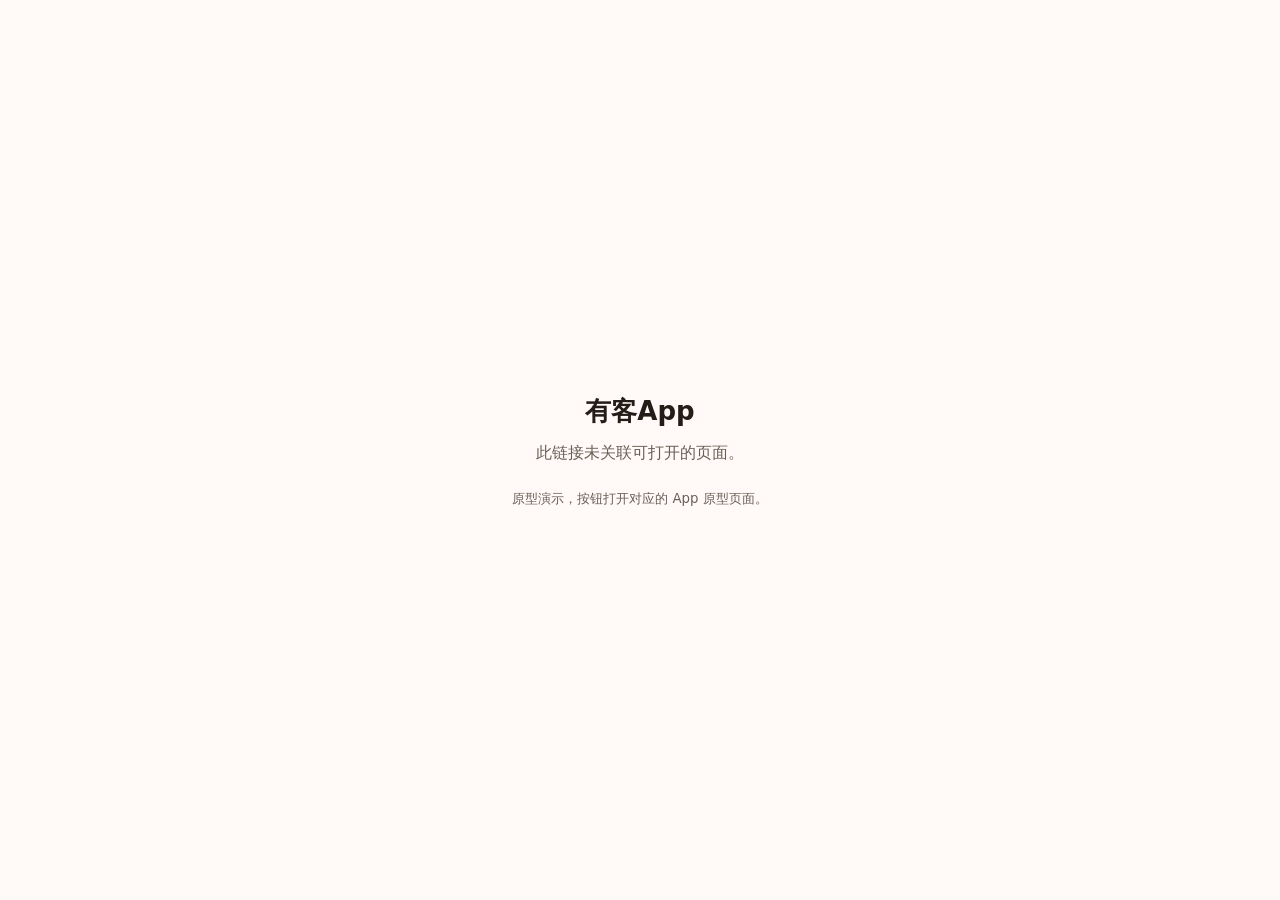
<file: message-notifications/youke-h5.html>
<!doctype html>
<html lang="zh-CN">
<head>
  <meta charset="utf-8">
  <meta name="viewport" content="width=device-width, initial-scale=1">
  <title>打开有客App</title>
  <style>
    * { box-sizing: border-box; }
    body { margin: 0; min-height: 100svh; display: grid; place-items: center; background: #fffaf7; color: #241c17; font: 16px/1.5 system-ui, sans-serif; }
    main { width: min(100%, 420px); padding: 32px 24px; text-align: center; }
    h1 { font-size: 26px; margin: 0; }
    p { color: #695f58; margin: 10px 0 24px; }
    a { display: block; min-height: 48px; padding: 12px 20px; border-radius: 12px; color: #fff; background: #b94216; font-weight: 650; text-decoration: none; }
    a[hidden] { display: none; }
    a:focus-visible { outline: 3px solid #8b2c0e; outline-offset: 3px; }
    small { display: block; margin-top: 14px; color: #695f58; }
  </style>
</head>
<body>
  <main>
    <h1>有客App</h1>
    <p id="target">正在读取目标页面</p>
    <a id="open" hidden>打开有客App</a>
    <small>原型演示，按钮打开对应的 App 原型页面。</small>
  </main>
  <script>
    const pages = new Map([['wallet', '有客币'], ['messageManagement', '消息']]);
    const target = new URLSearchParams(location.search).get('target');
    const name = pages.get(target);
    const description = document.getElementById('target');
    const button = document.getElementById('open');
    if (name) {
      const destination = new URL('https://jzt-ai.github.io/365-youke-message-management-prototype/prototype.html');
      destination.searchParams.set('screen', target);
      description.textContent = '在有客App中查看「' + name + '」';
      button.href = destination.href;
      button.hidden = false;
    } else {
      description.textContent = '此链接未关联可打开的页面。';
    }
  </script>
</body>
</html>
</file>
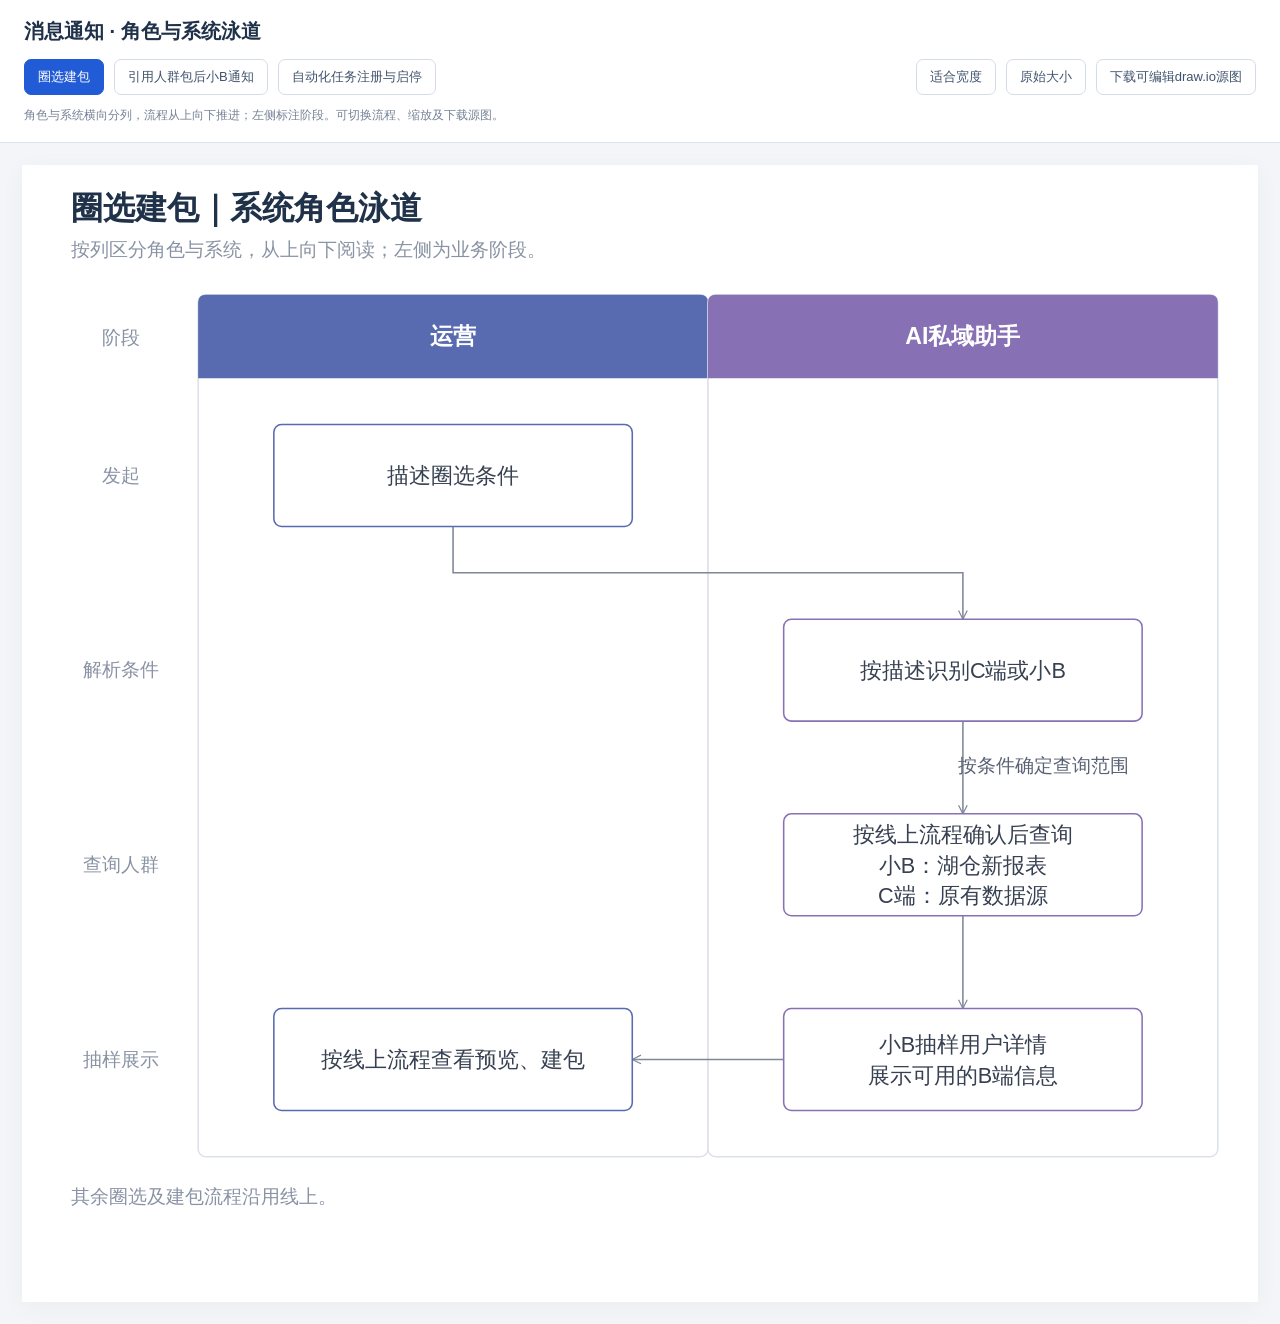
<file: message-notifications/消息通知-角色与系统业务流程.html>
<!doctype html><html lang="zh-CN"><meta charset="utf-8"><title>消息通知 · 角色与系统流程</title><style>*{box-sizing:border-box}body{margin:0;background:#f3f5f8;font-family:PingFang SC,Microsoft YaHei,sans-serif;color:#20324a}header{background:#fff;border-bottom:1px solid #dbe3ed;padding:18px 24px;position:sticky;top:0;z-index:5}h1{font-size:20px;margin:0 0 14px}.bar{display:flex;gap:10px;align-items:center;flex-wrap:wrap}button,a{font:inherit;font-size:13px;padding:8px 13px;border:1px solid #d4dce8;background:#fff;border-radius:7px;cursor:pointer;text-decoration:none;color:#40536d}button.active{background:#225bd6;color:#fff;border-color:#225bd6}.spacer{flex:1}.sheet{padding:22px;overflow:auto}.drawing{display:block;max-width:none;background:white;box-shadow:0 5px 24px #1424440a}p{font-size:12px;color:#758296;margin:12px 0 0}</style><header><h1>消息通知 · 角色与系统泳道</h1><div class="bar"><button data-page="audience">圈选建包</button><button data-page="reach">引用人群包后小B通知</button><button data-page="automation">自动化任务注册与启停</button><span class="spacer"></span><button id="fit">适合宽度</button><button id="actual">原始大小</button><a href="消息通知-角色与系统业务流程.drawio" download>下载可编辑draw.io源图</a></div><p>角色与系统横向分列，流程从上向下推进；左侧标注阶段。可切换流程、缩放及下载源图。</p></header><main class="sheet"><img class="drawing" id="diagram" alt="角色与系统泳道流程图"></main><script>let current="audience",fit=true;function render(){const img=document.getElementById("diagram");img.src="角色与系统-"+current+".svg";img.style.width=fit?"100%":"auto";document.querySelectorAll("[data-page]").forEach(b=>b.classList.toggle("active",b.dataset.page===current))}document.querySelectorAll("[data-page]").forEach(b=>b.onclick=()=>{current=b.dataset.page;render()});document.getElementById("fit").onclick=()=>{fit=true;render()};document.getElementById("actual").onclick=()=>{fit=false;render()};render();</script></html>
</file>
